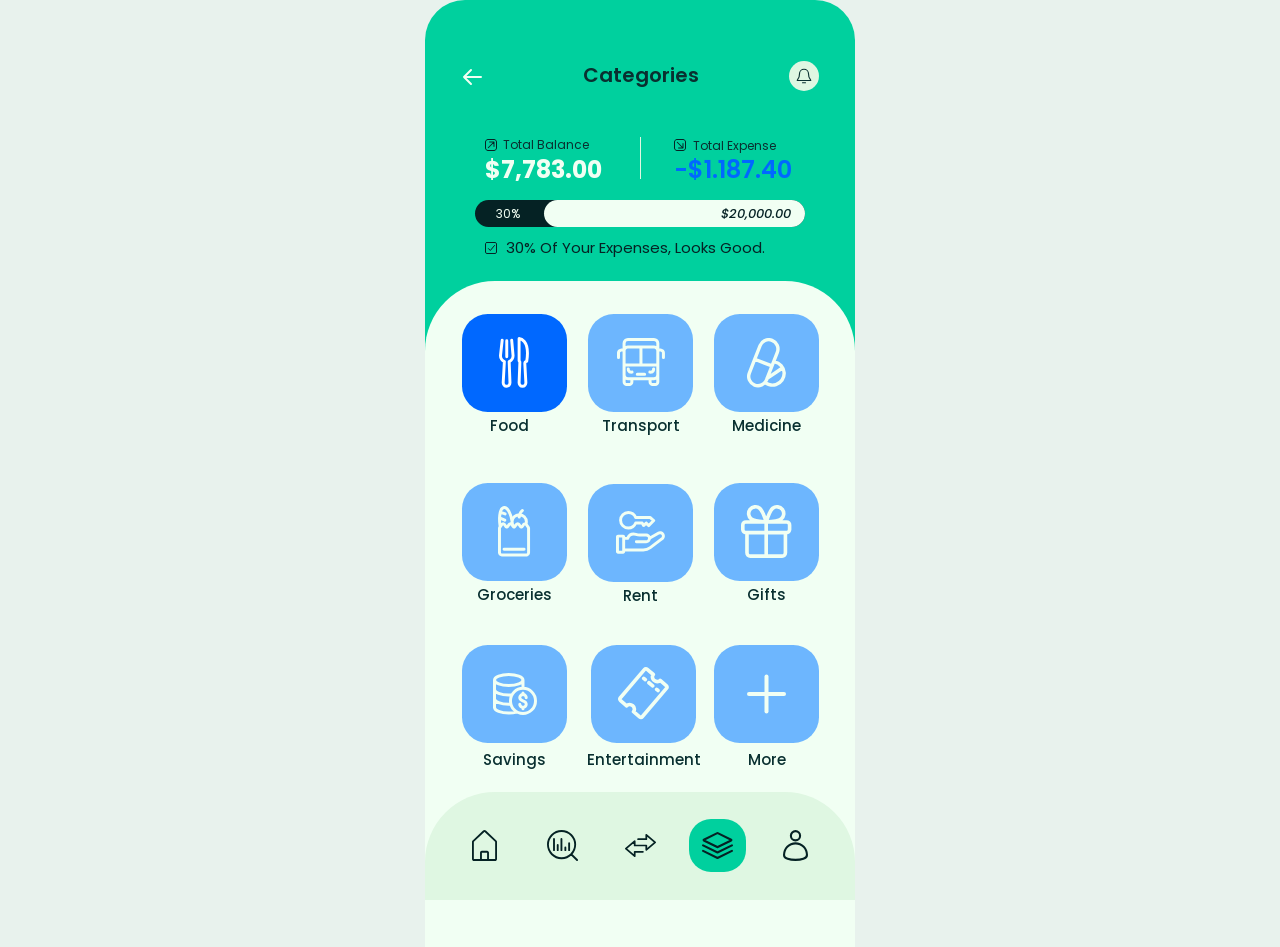
<file: categ.html>
<!doctype html>
<html lang="en">
<head>
  <meta charset="utf-8">
  <meta name="viewport" content="width=device-width, initial-scale=1">
  <meta name="theme-color" content="#00D09E">
  <title>Categories — Finance Dashboard</title>
  <link rel="preconnect" href="https://fonts.googleapis.com">
  <link rel="preconnect" href="https://fonts.gstatic.com" crossorigin>
  <link href="https://fonts.googleapis.com/css2?family=Poppins:ital,wght@0,400;0,500;0,600;0,700;1,500&display=swap" rel="stylesheet">
  <link rel="stylesheet" href="css/shared.css">
  <link rel="stylesheet" href="css/categ.css">
  <script src="JS/shared.js" defer></script>
  <script src="JS/categ.js" defer></script>
</head>
<body>
  <div class="page">
    <header class="page-header cat-header">
      <div class="topbar">
        <a class="back-link" href="index.html" aria-label="Back">
          <svg viewBox="0 0 19 16" width="19" height="16" aria-hidden="true"><path d="M18 8H1m0 0 7-7M1 8l7 7" fill="none" stroke="currentColor" stroke-width="2" stroke-linecap="round" stroke-linejoin="round"/></svg>
        </a>
        <h1>Categories</h1>
        <div class="popover-anchor">
          <button class="notification" type="button" aria-label="Notifications" aria-expanded="false" aria-controls="notification-panel" data-popover-trigger="notification-panel">
            <svg viewBox="0 0 24 24" aria-hidden="true"><path d="M18 9a6 6 0 0 0-12 0c0 7-3 7-3 9h18c0-2-3-2-3-9M10 21h4" fill="none" stroke="currentColor" stroke-width="1.5" stroke-linecap="round" stroke-linejoin="round"/></svg>
          </button>
          <section class="popover notification-panel" id="notification-panel" role="dialog" aria-labelledby="notification-title" hidden>
            <div class="popover-head">
              <h2 id="notification-title">Notifications</h2>
              <button class="popover-close" type="button" data-popover-close aria-label="Close notifications">&times;</button>
            </div>
            <p class="empty-state"><strong>You’re all caught up.</strong> There are no new notifications for this demo account.</p>
          </section>
        </div>
      </div>

      <section class="totals" aria-label="Balance and expenses">
        <div class="total-item">
          <p class="total-label"><img src="public/icons/Group 208.svg" alt="" class="tiny-icon"><span>Total Balance</span></p>
          <strong class="total-value balance-value">$7,783.00</strong>
        </div>
        <span class="totals-divider" aria-hidden="true"></span>
        <div class="total-item">
          <p class="total-label"><img src="public/icons/Group 208.svg" alt="" class="tiny-icon tiny-icon--down"><span>Total Expense</span></p>
          <strong class="total-value expense-value">-$1.187.40</strong>
        </div>
      </section>

      <section class="budget" aria-label="Budget progress">
        <div class="budget-track" role="img" aria-label="30% of the $20,000.00 budget used">
          <span class="budget-fill"></span>
          <span class="budget-percent">30%</span>
          <span class="budget-limit">$20,000.00</span>
        </div>
        <p class="budget-note"><img src="public/icons/check.svg" alt="" class="check-icon">30% Of Your Expenses, Looks Good.</p>
      </section>
    </header>

    <main class="panel cat-panel">
      <h2 class="sr-only">Spending categories</h2>
      <ul class="category-grid" id="category-grid">
        <li><button class="category" type="button" data-category="food" aria-pressed="true"><span class="category-tile"><img src="public/icons/Vector-4.svg" alt="" class="cat-icon cat-icon--food is-recolored"></span><span class="category-label">Food</span></button></li>
        <li><button class="category" type="button" data-category="transport" aria-pressed="false"><span class="category-tile"><img src="public/icons/categories/Vector.svg" alt="" class="cat-icon cat-icon--transport"></span><span class="category-label">Transport</span></button></li>
        <li><button class="category" type="button" data-category="medicine" aria-pressed="false"><span class="category-tile"><img src="public/icons/categories/Vector-1.svg" alt="" class="cat-icon cat-icon--medicine"></span><span class="category-label">Medicine</span></button></li>
        <li><button class="category" type="button" data-category="groceries" aria-pressed="false"><span class="category-tile"><img src="public/icons/Vector-1.svg" alt="" class="cat-icon cat-icon--groceries"></span><span class="category-label">Groceries</span></button></li>
        <li><button class="category" type="button" data-category="rent" aria-pressed="false"><span class="category-tile"><img src="public/icons/Rent.svg" alt="" class="cat-icon cat-icon--rent"></span><span class="category-label">Rent</span></button></li>
        <li><button class="category" type="button" data-category="gifts" aria-pressed="false"><span class="category-tile"><img src="public/icons/categories/Vector-2.svg" alt="" class="cat-icon cat-icon--gifts"></span><span class="category-label">Gifts</span></button></li>
        <li><button class="category" type="button" data-category="savings" aria-pressed="false"><span class="category-tile"><img src="public/icons/categories/Vector-3.svg" alt="" class="cat-icon cat-icon--savings"></span><span class="category-label">Savings</span></button></li>
        <li><button class="category" type="button" data-category="entertainment" aria-pressed="false"><span class="category-tile"><img src="public/icons/categories/Vector-4.svg" alt="" class="cat-icon cat-icon--entertainment"></span><span class="category-label">Entertainment</span></button></li>
        <li class="more-item"><button class="category category--more" type="button" aria-haspopup="dialog" data-add-category><span class="category-tile"><span class="plus-icon" aria-hidden="true"></span></span><span class="category-label">More</span></button></li>
      </ul>
    </main>

    <nav class="bottom-nav" aria-label="Main navigation">
      <a href="index.html" class="nav-item" aria-label="Home"><img src="public/icons/Vector-7.svg" alt="" width="31" height="31"></a>
      <a href="daily.html" class="nav-item" aria-label="Analysis"><img src="public/icons/Vector-8.svg" alt="" width="31" height="31"></a>
      <a href="tranact.html" class="nav-item" aria-label="Transactions"><img src="public/icons/Vector-9.svg" alt="" width="31" height="31"></a>
      <a href="categ.html" class="nav-item nav-item--active" aria-label="Categories" aria-current="page"><img src="public/icons/Vector-10.svg" alt="" width="31" height="31"></a>
      <a href="prof.html" class="nav-item" aria-label="Profile"><img src="public/icons/Vector-11.svg" alt="" width="31" height="31"></a>
    </nav>

    <dialog class="modal" id="category-dialog" aria-labelledby="category-dialog-title">
      <div class="popover-head">
        <h2 id="category-dialog-title">Category</h2>
        <button class="popover-close" type="button" data-dialog-close aria-label="Close category details">&times;</button>
      </div>
      <dl class="detail-grid">
        <div><dt>Spent (Mar – Apr)</dt><dd id="category-total" class="is-negative"></dd></div>
        <div><dt>Transactions</dt><dd id="category-count"></dd></div>
      </dl>
      <ul class="category-tx" id="category-tx"></ul>
      <p class="popover-note">Demo data — not real bank records.</p>
      <div class="popover-actions">
        <a class="btn btn-ghost btn-link" href="tranact.html">All transactions</a>
        <button type="button" class="btn btn-primary" data-dialog-close>Close</button>
      </div>
    </dialog>

    <dialog class="modal" id="add-dialog" aria-labelledby="add-dialog-title">
      <form class="add-form" method="dialog" novalidate>
        <div class="popover-head">
          <h2 id="add-dialog-title">New category</h2>
          <button class="popover-close" type="button" data-dialog-close aria-label="Cancel new category">&times;</button>
        </div>
        <label class="field-label" for="new-category">Name</label>
        <input class="field" id="new-category" type="text" maxlength="16" autocomplete="off" required aria-describedby="add-error">
        <p class="form-error" id="add-error" role="alert"></p>
        <p class="popover-note">Saved in this browser only.</p>
        <div class="popover-actions">
          <button type="button" class="btn btn-ghost" data-dialog-close>Cancel</button>
          <button type="submit" class="btn btn-primary">Add</button>
        </div>
      </form>
    </dialog>

    <div class="toast" role="status" aria-live="polite" hidden></div>
  </div>
</body>
</html>
</file>
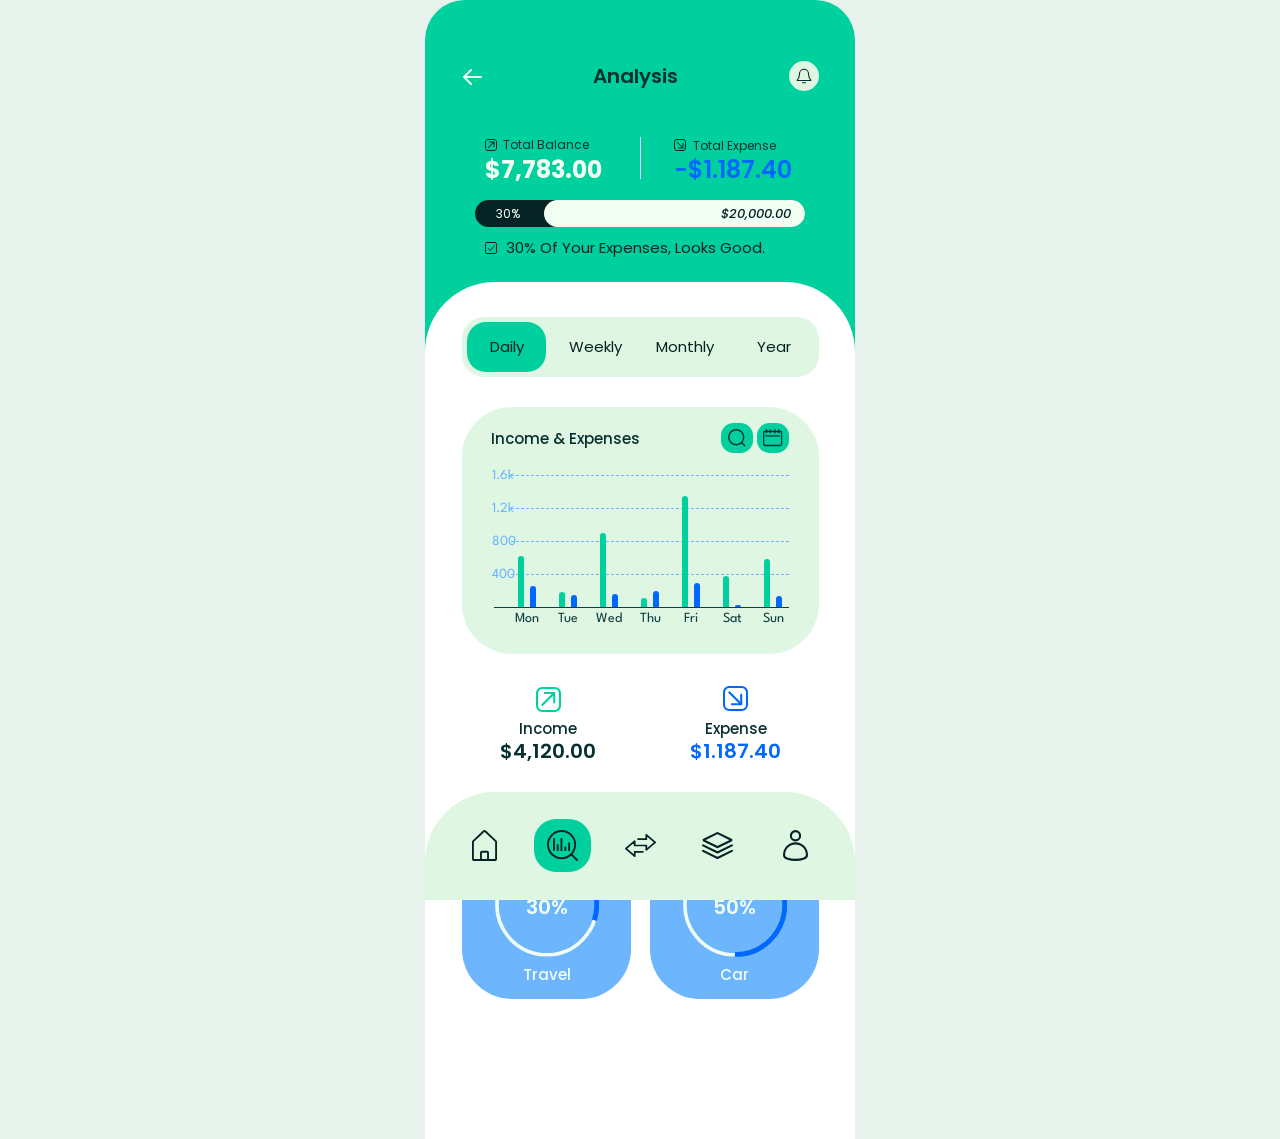
<file: daily.html>
<!doctype html>
<html lang="en">
<head>
  <meta charset="utf-8">
  <meta name="viewport" content="width=device-width, initial-scale=1">
  <meta name="theme-color" content="#00D09E">
  <title>Analysis — Finance Dashboard</title>
  <link rel="preconnect" href="https://fonts.googleapis.com">
  <link rel="preconnect" href="https://fonts.gstatic.com" crossorigin>
  <link href="https://fonts.googleapis.com/css2?family=League+Spartan:wght@400;500;600&family=Poppins:ital,wght@0,400;0,500;0,600;0,700;1,500&display=swap" rel="stylesheet">
  <link rel="stylesheet" href="css/daily.css">
  <script src="JS/daily.js" defer></script>
</head>
<body>
  <div class="analysis">
    <header class="analysis-header">
      <div class="topbar">
        <a class="back-link" href="index.html" aria-label="Back">
          <svg viewBox="0 0 19 16" width="19" height="16" aria-hidden="true"><path d="M18 8H1m0 0 7-7M1 8l7 7" fill="none" stroke="currentColor" stroke-width="2" stroke-linecap="round" stroke-linejoin="round"/></svg>
        </a>
        <h1>Analysis</h1>
        <div class="popover-anchor">
          <button class="notification" type="button" aria-label="Notifications" aria-expanded="false" aria-controls="notification-panel" data-popover-trigger="notification-panel">
            <svg viewBox="0 0 24 24" aria-hidden="true"><path d="M18 9a6 6 0 0 0-12 0c0 7-3 7-3 9h18c0-2-3-2-3-9M10 21h4" fill="none" stroke="currentColor" stroke-width="1.5" stroke-linecap="round" stroke-linejoin="round"/></svg>
          </button>
          <section class="popover notification-panel" id="notification-panel" role="dialog" aria-labelledby="notification-title" hidden>
            <div class="popover-head">
              <h2 id="notification-title">Notifications</h2>
              <button class="popover-close" type="button" data-popover-close aria-label="Close notifications">&times;</button>
            </div>
            <p class="empty-state"><strong>You’re all caught up.</strong> There are no new notifications for this demo account.</p>
          </section>
        </div>
      </div>

      <section class="totals" aria-label="Balance and expenses">
        <div class="total-item">
          <p class="total-label"><img src="public/icons/Group 208.svg" alt="" class="tiny-icon"><span>Total Balance</span></p>
          <strong class="total-value balance-value">$7,783.00</strong>
        </div>
        <span class="totals-divider" aria-hidden="true"></span>
        <div class="total-item">
          <p class="total-label"><img src="public/icons/Group 208.svg" alt="" class="tiny-icon tiny-icon--down"><span>Total Expense</span></p>
          <strong class="total-value expense-value">-$1.187.40</strong>
        </div>
      </section>

      <section class="budget" aria-label="Budget progress">
        <div class="budget-track" role="img" aria-label="30% of the $20,000.00 budget used">
          <span class="budget-fill"></span>
          <span class="budget-percent">30%</span>
          <span class="budget-limit">$20,000.00</span>
        </div>
        <p class="budget-note"><img src="public/icons/check.svg" alt="" class="check-icon">30% Of Your Expenses, Looks Good.</p>
      </section>
    </header>

    <main class="panel">
      <div class="period-switch" role="radiogroup" aria-label="Chart period">
        <button type="button" role="radio" aria-checked="true" data-period="daily" class="active">Daily</button>
        <button type="button" role="radio" aria-checked="false" data-period="weekly">Weekly</button>
        <button type="button" role="radio" aria-checked="false" data-period="monthly">Monthly</button>
        <button type="button" role="radio" aria-checked="false" data-period="year">Year</button>
      </div>

      <section class="chart-card" aria-labelledby="chart-title">
        <h2 class="chart-title" id="chart-title">Income &amp; Expenses</h2>
        <p class="sr-only" id="chart-range" aria-live="polite">Daily, Oct 19 – 25, 2026 (demo data)</p>

        <div class="popover-anchor chart-tools">
          <button class="chart-tool" type="button" aria-label="Search chart data" aria-expanded="false" aria-controls="search-panel" data-popover-trigger="search-panel">
            <img src="public/icons/analysis/Vector.svg" alt="" width="18" height="18">
          </button>
          <button class="chart-tool" type="button" aria-label="Choose period and date" aria-expanded="false" aria-controls="calendar-panel" data-popover-trigger="calendar-panel">
            <img src="public/icons/analysis/Vector-1.svg" alt="" width="20" height="18">
          </button>

          <section class="popover chart-popover" id="search-panel" role="dialog" aria-labelledby="search-title" hidden>
            <div class="popover-head">
              <h3 id="search-title">Search chart</h3>
              <button class="popover-close" type="button" data-popover-close aria-label="Close search">&times;</button>
            </div>
            <label class="field-label" for="chart-search">Day, month or amount</label>
            <input class="field" id="chart-search" type="search" placeholder="e.g. Fri or 620" autocomplete="off">
            <ul class="search-results" id="search-results" aria-live="polite"></ul>
            <p class="popover-note">Demo data · not real bank records</p>
          </section>

          <section class="popover chart-popover" id="calendar-panel" role="dialog" aria-labelledby="calendar-title" hidden>
            <form class="calendar-form" novalidate>
              <div class="popover-head">
                <h3 id="calendar-title">Choose date</h3>
                <button class="popover-close" type="button" data-popover-close aria-label="Close date picker">&times;</button>
              </div>
              <fieldset class="period-options">
                <legend class="field-label">Period</legend>
                <label><input type="radio" name="calendar-period" value="daily"><span>Daily</span></label>
                <label><input type="radio" name="calendar-period" value="weekly"><span>Weekly</span></label>
                <label><input type="radio" name="calendar-period" value="monthly"><span>Monthly</span></label>
                <label><input type="radio" name="calendar-period" value="year"><span>Year</span></label>
              </fieldset>
              <label class="field-label" for="calendar-date">Date</label>
              <input class="field" id="calendar-date" type="date" required aria-describedby="calendar-hint calendar-error">
              <p class="popover-note" id="calendar-hint"></p>
              <p class="form-error" id="calendar-error" role="alert"></p>
              <div class="popover-actions">
                <button type="button" class="btn btn-ghost" data-popover-close>Cancel</button>
                <button type="submit" class="btn btn-primary">Apply</button>
              </div>
            </form>
          </section>
        </div>

        <div class="chart">
          <ol class="y-axis" aria-hidden="true">
            <li>1.6k</li><li>1.2k</li><li>800</li><li>400</li>
          </ol>
          <span class="baseline" aria-hidden="true"></span>
          <ul class="chart-groups" id="chart-groups" aria-label="Income and expenses by period">
            <!-- Rendered from the selected dataset in js/daily.js -->
          </ul>
        </div>
      </section>

      <section class="summary" aria-label="Period totals">
        <div class="summary-item">
          <span class="summary-icon">
            <img src="public/icons/analysis/Rectangle 31.svg" alt="" class="summary-frame">
            <img src="public/icons/analysis/Arrow 1.svg" alt="" class="summary-arrow">
          </span>
          <span class="summary-label">Income</span>
          <strong class="summary-value" id="income-total">$4,120.00</strong>
        </div>
        <div class="summary-item summary-item--expense">
          <span class="summary-icon">
            <span class="summary-frame summary-frame--blue" aria-hidden="true"></span>
            <img src="public/icons/analysis/Arrow 1-1.svg" alt="" class="summary-arrow">
          </span>
          <span class="summary-label">Expense</span>
          <strong class="summary-value" id="expense-total">$1.187.40</strong>
        </div>
      </section>

      <section class="targets" aria-labelledby="targets-title">
        <h2 class="targets-title" id="targets-title">My Targets</h2>
        <div class="target-list">
          <button class="target-card" type="button" data-target="travel" aria-haspopup="dialog">
            <svg class="target-ring" viewBox="0 0 104 104" aria-hidden="true">
              <circle class="ring-track" cx="52" cy="52" r="50.08"/>
              <circle class="ring-progress" cx="52" cy="52" r="50.08" pathLength="100" style="--progress: 30"/>
            </svg>
            <span class="target-percent">30%</span>
            <span class="target-name">Travel</span>
          </button>
          <button class="target-card" type="button" data-target="car" aria-haspopup="dialog">
            <svg class="target-ring" viewBox="0 0 104 104" aria-hidden="true">
              <circle class="ring-track" cx="52" cy="52" r="50.08"/>
              <circle class="ring-progress" cx="52" cy="52" r="50.08" pathLength="100" style="--progress: 50"/>
            </svg>
            <span class="target-percent">50%</span>
            <span class="target-name">Car</span>
          </button>
        </div>
      </section>
    </main>

    <nav class="bottom-nav" aria-label="Main navigation">
      <a href="index.html" class="nav-item" aria-label="Home"><img src="public/icons/Vector-7.svg" alt="" width="31" height="31"></a>
      <a href="daily.html" class="nav-item nav-item--active" aria-label="Analysis" aria-current="page"><img src="public/icons/Vector-8.svg" alt="" width="31" height="31"></a>
      <a href="tranact.html" class="nav-item" aria-label="Transactions"><img src="public/icons/Vector-9.svg" alt="" width="31" height="31"></a>
      <a href="categ.html" class="nav-item" aria-label="Categories"><img src="public/icons/Vector-10.svg" alt="" width="31" height="31"></a>
      <a href="prof.html" class="nav-item" aria-label="Profile"><img src="public/icons/Vector-11.svg" alt="" width="31" height="31"></a>
    </nav>

    <dialog class="target-dialog" id="target-dialog" aria-labelledby="target-dialog-title">
      <div class="popover-head">
        <h2 id="target-dialog-title">Target</h2>
        <button class="popover-close" type="button" data-dialog-close aria-label="Close target details">&times;</button>
      </div>
      <div class="dialog-progress" role="progressbar" aria-valuemin="0" aria-valuemax="100" aria-valuenow="0" aria-labelledby="target-dialog-title"><span></span></div>
      <dl class="dialog-stats">
        <div><dt>Progress</dt><dd id="target-progress">0%</dd></div>
        <div><dt>Saved</dt><dd id="target-saved">$0.00</dd></div>
        <div><dt>Goal</dt><dd id="target-goal">$0.00</dd></div>
        <div><dt>Remaining</dt><dd id="target-remaining">$0.00</dd></div>
      </dl>
      <p class="popover-note" id="target-note"></p>
      <div class="popover-actions">
        <button type="button" class="btn btn-primary" data-dialog-close>Close</button>
      </div>
    </dialog>

    <div class="toast" role="status" aria-live="polite" hidden></div>
  </div>
</body>
</html>
</file>
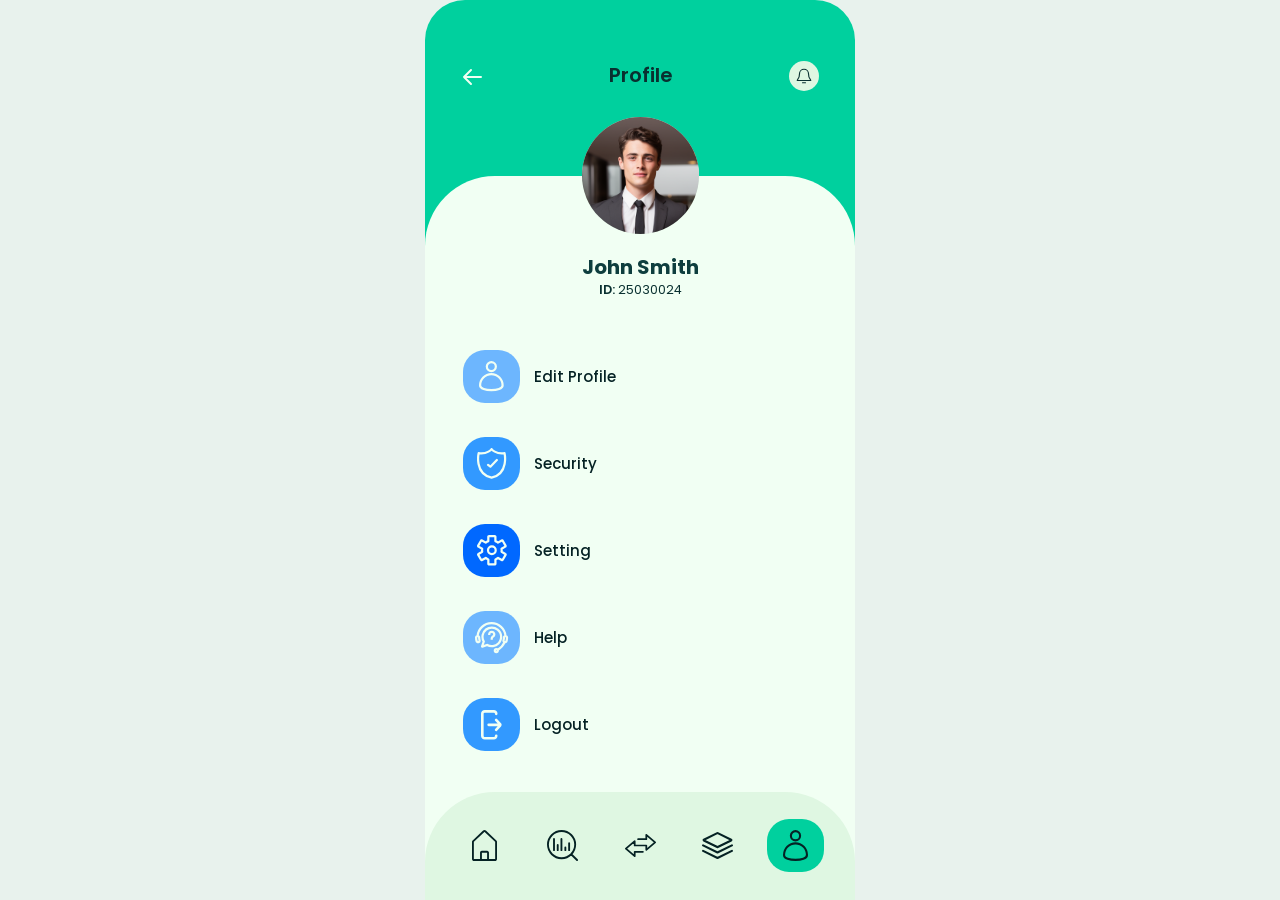
<file: prof.html>
<!doctype html>
<html lang="en">
<head>
  <meta charset="utf-8">
  <meta name="viewport" content="width=device-width, initial-scale=1">
  <meta name="theme-color" content="#00D09E">
  <title>Profile — Finance Dashboard</title>
  <link rel="preconnect" href="https://fonts.googleapis.com">
  <link rel="preconnect" href="https://fonts.gstatic.com" crossorigin>
  <link href="https://fonts.googleapis.com/css2?family=Poppins:wght@400;500;600;700&display=swap" rel="stylesheet">
  <link rel="stylesheet" href="css/shared.css">
  <link rel="stylesheet" href="css/prof.css">
  <script src="JS/shared.js" defer></script>
  <script src="JS/prof.js" defer></script>
</head>
<body>
  <div class="page">
    <header class="page-header prof-header">
      <div class="topbar">
        <a class="back-link" href="index.html" aria-label="Back">
          <svg viewBox="0 0 19 16" width="19" height="16" aria-hidden="true"><path d="M18 8H1m0 0 7-7M1 8l7 7" fill="none" stroke="currentColor" stroke-width="2" stroke-linecap="round" stroke-linejoin="round"/></svg>
        </a>
        <h1>Profile</h1>
        <div class="popover-anchor">
          <button class="notification" type="button" aria-label="Notifications" aria-expanded="false" aria-controls="notification-panel" data-popover-trigger="notification-panel">
            <svg viewBox="0 0 24 24" aria-hidden="true"><path d="M18 9a6 6 0 0 0-12 0c0 7-3 7-3 9h18c0-2-3-2-3-9M10 21h4" fill="none" stroke="currentColor" stroke-width="1.5" stroke-linecap="round" stroke-linejoin="round"/></svg>
          </button>
          <section class="popover notification-panel" id="notification-panel" role="dialog" aria-labelledby="notification-title" hidden>
            <div class="popover-head">
              <h2 id="notification-title">Notifications</h2>
              <button class="popover-close" type="button" data-popover-close aria-label="Close notifications">&times;</button>
            </div>
            <p class="empty-state" id="notification-text"><strong>You’re all caught up.</strong> There are no new notifications for this demo account.</p>
          </section>
        </div>
      </div>
    </header>

    <main class="panel prof-panel">
      <div class="avatar">
        <img src="public/images/profile/avatar.jpg" alt="Profile photo" width="117" height="117">
      </div>
      <h2 class="profile-name" id="profile-name">John Smith</h2>
      <p class="profile-id"><b>ID:</b> 25030024</p>

      <ul class="profile-menu" aria-label="Profile options">
        <li><button class="menu-item" type="button" data-dialog="edit-dialog"><span class="menu-icon menu-icon--light"><img src="public/images/profile/icons/user.svg" alt="" width="25" height="31"></span><span class="menu-label">Edit Profile</span></button></li>
        <li><button class="menu-item" type="button" data-dialog="security-dialog"><span class="menu-icon menu-icon--medium"><img src="public/images/profile/icons/shield.svg" alt="" width="30" height="31"></span><span class="menu-label">Security</span></button></li>
        <li><button class="menu-item" type="button" data-dialog="settings-dialog"><span class="menu-icon menu-icon--deep"><img src="public/images/profile/icons/settings.svg" alt="" width="30" height="31"></span><span class="menu-label">Setting</span></button></li>
        <li><button class="menu-item" type="button" data-dialog="help-dialog"><span class="menu-icon menu-icon--light"><img src="public/images/profile/icons/help.svg" alt="" width="34" height="32"></span><span class="menu-label">Help</span></button></li>
        <li><button class="menu-item" type="button" data-dialog="logout-dialog"><span class="menu-icon menu-icon--medium"><img src="public/images/profile/icons/logout.svg" alt="" width="21" height="30"></span><span class="menu-label">Logout</span></button></li>
      </ul>
    </main>

    <nav class="bottom-nav" aria-label="Main navigation">
      <a href="index.html" class="nav-item" aria-label="Home"><img src="public/icons/Vector-7.svg" alt="" width="31" height="31"></a>
      <a href="daily.html" class="nav-item" aria-label="Analysis"><img src="public/icons/Vector-8.svg" alt="" width="31" height="31"></a>
      <a href="tranact.html" class="nav-item" aria-label="Transactions"><img src="public/icons/Vector-9.svg" alt="" width="31" height="31"></a>
      <a href="categ.html" class="nav-item" aria-label="Categories"><img src="public/icons/Vector-10.svg" alt="" width="31" height="31"></a>
      <a href="prof.html" class="nav-item nav-item--active" aria-label="Profile" aria-current="page"><img src="public/icons/Vector-11.svg" alt="" width="31" height="31"></a>
    </nav>

    <!-- Edit Profile -->
    <dialog class="modal" id="edit-dialog" aria-labelledby="edit-title">
      <form class="edit-form" novalidate>
        <div class="popover-head">
          <h2 id="edit-title">Edit Profile</h2>
          <button class="popover-close" type="button" data-dialog-close aria-label="Close edit profile">&times;</button>
        </div>
        <label class="field-label" for="edit-name">Display name</label>
        <input class="field" id="edit-name" type="text" maxlength="24" autocomplete="off" required aria-describedby="edit-error">
        <p class="form-error" id="edit-error" role="alert"></p>
        <p class="popover-note">Saved in this browser only.</p>
        <div class="popover-actions">
          <button type="button" class="btn btn-ghost" data-dialog-close>Cancel</button>
          <button type="submit" class="btn btn-primary">Save</button>
        </div>
      </form>
    </dialog>

    <!-- Security -->
    <dialog class="modal" id="security-dialog" aria-labelledby="security-title">
      <div class="popover-head">
        <h2 id="security-title">Security</h2>
        <button class="popover-close" type="button" data-dialog-close aria-label="Close security">&times;</button>
      </div>
      <p class="empty-state"><strong>No security settings in this demo.</strong> This dashboard isn’t connected to a bank account, so there is no password, PIN or login to manage here.</p>
      <div class="popover-actions">
        <button type="button" class="btn btn-primary" data-dialog-close>OK</button>
      </div>
    </dialog>

    <!-- Setting -->
    <dialog class="modal" id="settings-dialog" aria-labelledby="settings-title">
      <form class="settings-form" novalidate>
        <div class="popover-head">
          <h2 id="settings-title">Setting</h2>
          <button class="popover-close" type="button" data-dialog-close aria-label="Close settings">&times;</button>
        </div>
        <label class="toggle">
          <input type="checkbox" id="setting-notifications">
          <span class="toggle-text">Notifications<small>Show demo reminders under the bell</small></span>
          <span class="toggle-switch" aria-hidden="true"></span>
        </label>
        <p class="popover-note">Saved in this browser only.</p>
        <div class="popover-actions">
          <button type="button" class="btn btn-ghost" data-dialog-close>Cancel</button>
          <button type="submit" class="btn btn-primary">Save</button>
        </div>
      </form>
    </dialog>

    <!-- Help -->
    <dialog class="modal" id="help-dialog" aria-labelledby="help-title">
      <div class="popover-head">
        <h2 id="help-title">Help</h2>
        <button class="popover-close" type="button" data-dialog-close aria-label="Close help">&times;</button>
      </div>
      <ul class="help-list">
        <li><b>Analysis</b> — switch Daily / Weekly / Monthly / Year to change the chart.</li>
        <li><b>Transactions</b> — tap Income or Expense to filter, or use the calendar.</li>
        <li><b>Categories</b> — tap a category to see its spending; “More” adds your own.</li>
        <li>All figures are demo data, not real bank records.</li>
      </ul>
      <div class="popover-actions">
        <button type="button" class="btn btn-primary" data-dialog-close>Got it</button>
      </div>
    </dialog>

    <!-- Logout -->
    <dialog class="modal" id="logout-dialog" aria-labelledby="logout-title">
      <div class="popover-head">
        <h2 id="logout-title">Logout</h2>
        <button class="popover-close" type="button" data-dialog-close aria-label="Cancel logout">&times;</button>
      </div>
      <p class="empty-state">End the demo session? Your saved name, settings and custom categories will be cleared from this browser and you’ll return to Home.</p>
      <div class="popover-actions">
        <button type="button" class="btn btn-ghost" data-dialog-close>Cancel</button>
        <button type="button" class="btn btn-primary" id="logout-confirm">Logout</button>
      </div>
    </dialog>

    <div class="toast" role="status" aria-live="polite" hidden></div>
  </div>
</body>
</html>
</file>
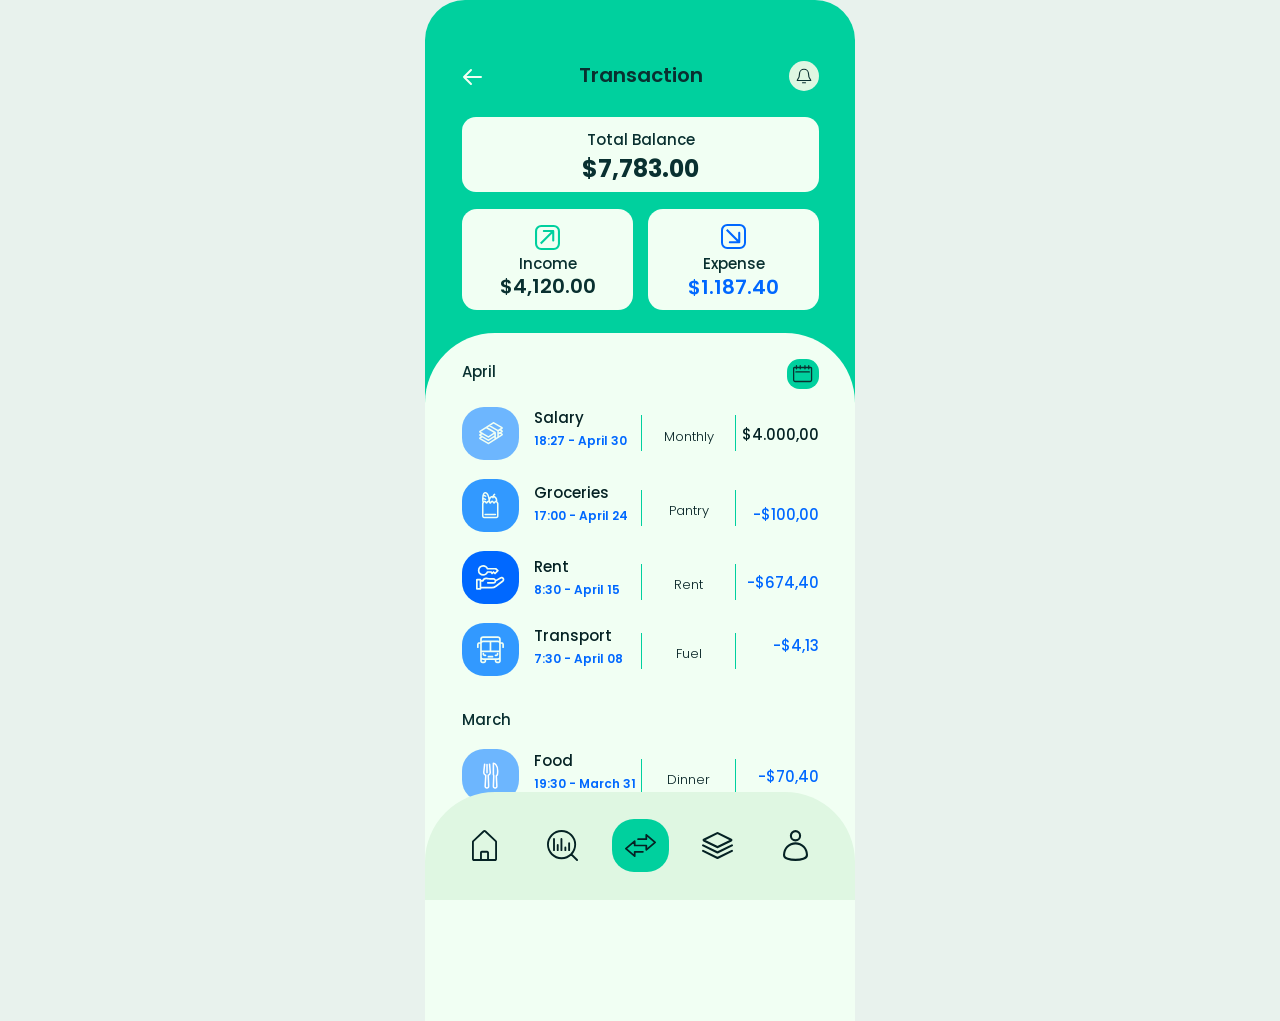
<file: tranact.html>
<!doctype html>
<html lang="en">
<head>
  <meta charset="utf-8">
  <meta name="viewport" content="width=device-width, initial-scale=1">
  <meta name="theme-color" content="#00D09E">
  <title>Transactions — Finance Dashboard</title>
  <link rel="preconnect" href="https://fonts.googleapis.com">
  <link rel="preconnect" href="https://fonts.gstatic.com" crossorigin>
  <link href="https://fonts.googleapis.com/css2?family=Poppins:wght@300;400;500;600;700&display=swap" rel="stylesheet">
  <link rel="stylesheet" href="css/shared.css">
  <link rel="stylesheet" href="css/tranact.css">
  <script src="JS/shared.js" defer></script>
  <script src="JS/tranact.js" defer></script>
</head>
<body>
  <div class="page">
    <header class="page-header tx-header">
      <div class="topbar">
        <a class="back-link" href="index.html" aria-label="Back">
          <svg viewBox="0 0 19 16" width="19" height="16" aria-hidden="true"><path d="M18 8H1m0 0 7-7M1 8l7 7" fill="none" stroke="currentColor" stroke-width="2" stroke-linecap="round" stroke-linejoin="round"/></svg>
        </a>
        <h1>Transaction</h1>
        <div class="popover-anchor">
          <button class="notification" type="button" aria-label="Notifications" aria-expanded="false" aria-controls="notification-panel" data-popover-trigger="notification-panel">
            <svg viewBox="0 0 24 24" aria-hidden="true"><path d="M18 9a6 6 0 0 0-12 0c0 7-3 7-3 9h18c0-2-3-2-3-9M10 21h4" fill="none" stroke="currentColor" stroke-width="1.5" stroke-linecap="round" stroke-linejoin="round"/></svg>
          </button>
          <section class="popover notification-panel" id="notification-panel" role="dialog" aria-labelledby="notification-title" hidden>
            <div class="popover-head">
              <h2 id="notification-title">Notifications</h2>
              <button class="popover-close" type="button" data-popover-close aria-label="Close notifications">&times;</button>
            </div>
            <p class="empty-state"><strong>You’re all caught up.</strong> There are no new notifications for this demo account.</p>
          </section>
        </div>
      </div>

      <section class="balance-card" aria-label="Total balance">
        <p class="balance-label">Total Balance</p>
        <strong class="balance-value">$7,783.00</strong>
      </section>

      <div class="flow-cards" role="group" aria-label="Filter transactions by type">
        <button class="flow-card" type="button" data-type="income" aria-pressed="false">
          <span class="flow-icon">
            <img src="public/icons/analysis/Rectangle 31.svg" alt="" class="flow-frame">
            <img src="public/icons/analysis/Arrow 1.svg" alt="" class="flow-arrow">
          </span>
          <span class="flow-label">Income</span>
          <strong class="flow-value">$4,120.00</strong>
        </button>
        <button class="flow-card flow-card--expense" type="button" data-type="expense" aria-pressed="false">
          <span class="flow-icon">
            <span class="flow-frame flow-frame--blue" aria-hidden="true"></span>
            <img src="public/icons/analysis/Arrow 1-1.svg" alt="" class="flow-arrow">
          </span>
          <span class="flow-label">Expense</span>
          <strong class="flow-value">$1.187.40</strong>
        </button>
      </div>
    </header>

    <main class="panel tx-panel">
      <div class="tx-toolbar popover-anchor">
        <button class="icon-button calendar-button" type="button" aria-label="Filter by month or date" aria-expanded="false" aria-controls="calendar-panel" data-popover-trigger="calendar-panel">
          <img src="public/icons/analysis/Vector-1.svg" alt="" width="20" height="18">
        </button>
        <section class="popover calendar-popover" id="calendar-panel" role="dialog" aria-labelledby="calendar-title" hidden>
          <form class="calendar-form" novalidate>
            <div class="popover-head">
              <h3 id="calendar-title">Filter transactions</h3>
              <button class="popover-close" type="button" data-popover-close aria-label="Close filter">&times;</button>
            </div>
            <fieldset class="chip-options">
              <legend class="field-label">Month</legend>
              <label><input type="radio" name="filter-month" value="all"><span>All</span></label>
              <label><input type="radio" name="filter-month" value="2026-04"><span>April</span></label>
              <label><input type="radio" name="filter-month" value="2026-03"><span>March</span></label>
            </fieldset>
            <label class="field-label" for="filter-date">Exact date (optional)</label>
            <input class="field" id="filter-date" type="date" min="2026-03-01" max="2026-04-30" aria-describedby="filter-error">
            <p class="form-error" id="filter-error" role="alert"></p>
            <p class="popover-note">Demo data · March – April 2026</p>
            <div class="popover-actions">
              <button type="button" class="btn btn-ghost btn-ghost--left" data-filter-reset>Reset</button>
              <button type="button" class="btn btn-ghost" data-popover-close>Cancel</button>
              <button type="submit" class="btn btn-primary">Apply</button>
            </div>
          </form>
        </section>
      </div>

      <div class="tx-groups" id="tx-groups" aria-live="polite">
        <!-- Rendered from FinanceDemo.TRANSACTIONS in js/tranact.js -->
      </div>
    </main>

    <nav class="bottom-nav" aria-label="Main navigation">
      <a href="index.html" class="nav-item" aria-label="Home"><img src="public/icons/Vector-7.svg" alt="" width="31" height="31"></a>
      <a href="daily.html" class="nav-item" aria-label="Analysis"><img src="public/icons/Vector-8.svg" alt="" width="31" height="31"></a>
      <a href="tranact.html" class="nav-item nav-item--active" aria-label="Transactions" aria-current="page"><img src="public/icons/Vector-9.svg" alt="" width="31" height="31"></a>
      <a href="categ.html" class="nav-item" aria-label="Categories"><img src="public/icons/Vector-10.svg" alt="" width="31" height="31"></a>
      <a href="prof.html" class="nav-item" aria-label="Profile"><img src="public/icons/Vector-11.svg" alt="" width="31" height="31"></a>
    </nav>

    <dialog class="modal" id="tx-dialog" aria-labelledby="tx-dialog-title">
      <div class="popover-head">
        <h2 id="tx-dialog-title">Transaction</h2>
        <button class="popover-close" type="button" data-dialog-close aria-label="Close transaction details">&times;</button>
      </div>
      <dl class="detail-grid">
        <div><dt>Amount</dt><dd id="tx-amount"></dd></div>
        <div><dt>Type</dt><dd id="tx-type"></dd></div>
        <div><dt>Category</dt><dd id="tx-category"></dd></div>
        <div><dt>Date</dt><dd id="tx-date"></dd></div>
      </dl>
      <p class="popover-note">Demo transaction — not a real bank record.</p>
      <div class="popover-actions">
        <button type="button" class="btn btn-primary" data-dialog-close>Close</button>
      </div>
    </dialog>

    <div class="toast" role="status" aria-live="polite" hidden></div>
  </div>
</body>
</html>
</file>
<file: css/shared.css>
/* shared.css — base, header, bottom navigation, popovers and dialogs shared by tranact.html and categ.html */
:root {
  --main-green: #00D09E;
  --panel-green: #F1FFF3;
  --light-green: #DFF7E2;
  --white: #FFFFFF;
  --ink: #052224;
  --icon-ink: #093030;
  --blue: #0068FF;
  --medium-blue: #3299FF;
  --light-blue: #6DB6FE;
  --frame-width: 430px;
  --content-width: 357px;
  --ease-out: cubic-bezier(.22, .8, .3, 1);
}

* { box-sizing: border-box; }
html { background: #e8f2ed; }
body {
  margin: 0;
  color: var(--ink);
  font-family: "Poppins", sans-serif;
  -webkit-font-smoothing: antialiased;
}
button, a { -webkit-tap-highlight-color: transparent; }
button, input { font: inherit; color: inherit; }
h1, h2, h3, p { margin: 0; }

.sr-only {
  position: absolute;
  width: 1px;
  height: 1px;
  margin: -1px;
  padding: 0;
  overflow: hidden;
  clip: rect(0 0 0 0);
  white-space: nowrap;
  border: 0;
}

.page {
  position: relative;
  max-width: var(--frame-width);
  min-height: 100vh;
  margin: 0 auto;
  background: var(--main-green);
  overflow-x: clip;
}
@media (min-width: 431px) {
  .page { border-radius: 40px 40px 0 0; }
}

/* Light panel below the green header (radius matches the other pages) */
.panel {
  position: relative;
  z-index: 1;
  /* Figma content column is x 37–394 (centring 357px in 430px would give 36.5) */
  padding-left: max(16px, calc((100% - var(--content-width)) / 2 + .5px));
  padding-right: max(16px, calc((100% - var(--content-width)) / 2 - .5px));
  padding-bottom: 140px;
  background: var(--panel-green);
  border-radius: 70px 70px 0 0;
}

/* ---------- Top bar: back · title · notifications ---------- */
.page-header { position: relative; z-index: 2; padding-top: 61px; }
.topbar {
  display: grid;
  grid-template-columns: 19px 1fr 30px;
  column-gap: 26px;
  align-items: center;
  height: 30px;
  margin: 0 36px 0 38px;
}
.back-link {
  position: relative;
  display: grid;
  place-items: center;
  width: 19px;
  height: 16px;
  color: var(--panel-green);
  border-radius: 6px;
  top: 1px; /* Figma: arrow at y 69 */
}
.back-link::after { content: ""; position: absolute; inset: -14px; }
.back-link svg { display: block; overflow: visible; }
.topbar h1 {
  color: var(--icon-ink);
  font-size: 20px;
  font-weight: 600;
  line-height: 22px;
  text-align: center;
  text-transform: capitalize;
}
.notification {
  width: 30px;
  height: 30px;
  padding: 0;
  border: 0;
  display: grid;
  place-items: center;
  border-radius: 25.7px;
  background: var(--light-green);
  color: var(--icon-ink);
  cursor: pointer;
}
.notification svg { width: 18px; height: 18px; } /* same glyph size as Home */

/* ---------- Bottom navigation (same geometry as the Home page) ---------- */
.bottom-nav {
  position: fixed;
  z-index: 20;
  left: 50%;
  bottom: 0;
  width: min(var(--frame-width), 100%);
  height: 108px;
  padding: 18px 44px 19px;
  transform: translateX(-50%);
  display: flex;
  align-items: center;
  justify-content: space-between;
  background: var(--light-green);
  border-radius: 70px 70px 0 0;
}
.nav-item {
  position: relative;
  isolation: isolate;
  display: grid;
  place-items: center;
  width: 31px;
  height: 44px;
  border-radius: 22px;
}
.nav-item::after { content: ""; position: absolute; inset: 0 -12px; }
.nav-item img { display: block; width: 31px; height: 31px; object-fit: contain; }
.nav-item--active::before {
  content: "";
  position: absolute;
  z-index: -1;
  top: calc(50% - 26.5px);
  left: calc(50% - 28.5px);
  width: 57px;
  height: 53px;
  border-radius: 22px;
  background: var(--main-green);
}

/* ---------- Popovers ---------- */
.popover-anchor { position: relative; }
.popover {
  position: absolute;
  z-index: 30;
  width: 264px;
  padding: 16px 18px 18px;
  border-radius: 22px;
  background: var(--white);
  color: var(--ink);
  text-align: left;
  box-shadow: 0 14px 36px rgba(5, 34, 36, .18), 0 0 0 1px rgba(5, 34, 36, .05);
  transform-origin: top right;
  animation: popover-in .2s var(--ease-out);
}
.popover[hidden] { display: none; }
.notification-panel { top: 40px; right: -6px; }
@keyframes popover-in { from { opacity: 0; transform: translateY(-4px) scale(.97); } }

.popover-head {
  display: flex;
  align-items: center;
  justify-content: space-between;
  gap: 12px;
  margin-bottom: 10px;
}
.popover-head h2, .popover-head h3 { font-size: 15px; font-weight: 600; line-height: 22px; color: var(--icon-ink); }
.popover-close {
  width: 30px;
  height: 30px;
  flex: 0 0 30px;
  padding: 0;
  border: 0;
  border-radius: 50%;
  background: var(--light-green);
  color: var(--icon-ink);
  font-size: 20px;
  line-height: 1;
  cursor: pointer;
}
.empty-state { font-size: 13px; line-height: 20px; color: var(--icon-ink); }
.empty-state strong { display: block; font-weight: 600; }
.field-label { display: block; margin: 0 0 6px; padding: 0; font-size: 12px; font-weight: 500; line-height: 18px; color: var(--icon-ink); }
.field {
  width: 100%;
  height: 40px;
  padding: 0 14px;
  border: 1px solid transparent;
  border-radius: 14px;
  background: var(--light-green);
  font-size: 14px;
}
.field:focus { outline: none; border-color: var(--blue); }
.popover-note { margin-top: 10px; font-size: 11px; line-height: 16px; color: #3d5c5c; }
.form-error { font-size: 12px; line-height: 18px; color: #c2002f; }
.form-error:not(:empty) { margin-top: 6px; }

.chip-options { display: flex; flex-wrap: wrap; gap: 4px; margin: 0 0 12px; padding: 0; border: 0; }
.chip-options legend { width: 100%; }
.chip-options label { cursor: pointer; }
.chip-options input { position: absolute; opacity: 0; pointer-events: none; }
.chip-options span {
  display: block;
  padding: 6px 10px;
  border-radius: 12px;
  background: var(--light-green);
  font-size: 12px;
  line-height: 18px;
}
.chip-options input:checked + span { background: var(--main-green); font-weight: 500; }
.chip-options input:focus-visible + span { outline: 2px solid var(--blue); outline-offset: 2px; }

.popover-actions { display: flex; justify-content: flex-end; gap: 8px; margin-top: 14px; }
.btn {
  height: 36px;
  padding: 0 16px;
  border: 0;
  border-radius: 14px;
  font-size: 13px;
  font-weight: 500;
  cursor: pointer;
}
.btn-primary { background: var(--main-green); color: var(--ink); }
.btn-ghost { background: var(--light-green); color: var(--icon-ink); }
.btn-ghost--left { margin-right: auto; }

/* ---------- Modal dialog ---------- */
.modal {
  width: min(340px, calc(100% - 32px));
  padding: 18px 20px 20px;
  border: 0;
  border-radius: 28px;
  color: var(--ink);
  box-shadow: 0 20px 50px rgba(5, 34, 36, .25);
}
.modal::backdrop { background: rgba(5, 34, 36, .35); }
.modal[open] { animation: popover-in .22s var(--ease-out); }
.detail-grid { display: grid; grid-template-columns: 1fr 1fr; gap: 10px; margin: 4px 0 0; }
.detail-grid div { padding: 10px 12px; border-radius: 16px; background: var(--light-green); }
.detail-grid dt { font-size: 11px; line-height: 16px; color: #3d5c5c; }
.detail-grid dd { margin: 0; font-size: 15px; font-weight: 600; line-height: 22px; color: var(--icon-ink); }
.detail-grid .is-negative { color: var(--blue); }

/* ---------- Toast ---------- */
.toast {
  position: fixed;
  z-index: 25;
  left: 50%;
  bottom: 118px;
  width: min(382px, calc(100% - 32px));
  padding: 12px 16px;
  border-radius: 16px;
  background: var(--ink);
  color: var(--panel-green);
  font-size: 12px;
  line-height: 1.45;
  box-shadow: 0 8px 22px rgba(5, 34, 36, .18);
  opacity: 0;
  transform: translate(-50%, 8px);
  pointer-events: none;
  transition: opacity .2s ease, transform .2s ease;
}
.toast[hidden] { display: none; }
.toast.is-visible { opacity: 1; transform: translate(-50%, 0); }

/* ---------- Interaction states ---------- */
.notification, .popover-close, .btn, .nav-item, .back-link, .icon-button {
  transition: transform .15s ease, filter .15s ease, background-color .2s ease;
}
.notification:hover, .popover-close:hover, .btn:hover, .nav-item:hover, .icon-button:hover { filter: brightness(.95); }
.back-link:hover { transform: translateX(-2px); }
.notification:active, .popover-close:active, .btn:active, .nav-item:active, .back-link:active, .icon-button:active { transform: scale(.95); }
.notification[aria-expanded="true"], .icon-button[aria-expanded="true"] { box-shadow: inset 0 0 0 1.5px var(--icon-ink); }
:focus-visible { outline: 2px solid var(--blue); outline-offset: 3px; }
.back-link:focus-visible { outline-color: var(--panel-green); }

/* Small square button used for the calendar control */
.icon-button {
  width: 32.26px;
  height: 30px;
  padding: 0;
  border: 0;
  display: grid;
  place-items: center;
  border-radius: 12.45px;
  background: var(--main-green);
  cursor: pointer;
}
.icon-button img { display: block; }

@media (max-width: 400px) {
  .topbar { margin-inline: 20px; column-gap: 16px; }
}
@media (max-width: 380px) {
  .bottom-nav { padding-left: 32px; padding-right: 32px; }
}
@media (prefers-reduced-motion: reduce) {
  .popover, .modal[open] { animation: none; }
  .toast, .notification, .popover-close, .btn, .nav-item, .back-link, .icon-button { transition: none; }
}
</file>
<file: css/categ.css>
/* categ.css — styles for categ.html (Categories) only; shared parts live in shared.css */

/* ---------- Green header (Figma 0–281px): same summary block as the Analysis page ---------- */
.cat-header { height: 281px; }
/* Figma frame 25: title centred on the page (x 215.5), top 64 */
.cat-header .topbar h1 { position: relative; top: -1px; margin-left: 10px; }
.totals {
  width: 310px;
  margin: 45px auto 0;
  display: grid;
  grid-template-columns: 155px 1px 1fr;
}
.total-item:last-child { padding-left: 33px; }
.total-label {
  display: flex;
  align-items: center;
  gap: 6px;
  height: 18px;
  color: var(--icon-ink);
  font-size: 12px;
  line-height: 18px;
  white-space: nowrap;
  text-transform: capitalize;
}
.tiny-icon { width: 12px; height: 12px; flex: 0 0 12px; }
.tiny-icon--down { transform: rotate(90deg); }
.total-item:last-child .total-label { gap: 7px; }
.total-item:last-child .total-label span { position: relative; top: 1px; } /* Figma: label at y 137 */
.total-value {
  display: block;
  margin-top: -2px;
  font-size: 24px;
  line-height: 36px;
  white-space: nowrap;
}
.balance-value { color: var(--panel-green); font-weight: 700; }
.expense-value { color: var(--blue); font-weight: 600; }
.totals-divider { width: 1px; height: 42px; margin-top: 1px; background: var(--light-green); }

.budget { width: 330px; margin: 12px auto 0; }
.budget-track { position: relative; height: 27px; border-radius: 13.5px; background: var(--ink); }
.budget-fill { position: absolute; inset: 0 0 0 69px; border-radius: 13.5px; background: var(--panel-green); }
.budget-percent, .budget-limit { position: absolute; top: 0; height: 27px; display: flex; align-items: center; }
.budget-percent { left: 21px; color: var(--panel-green); font-size: 12px; line-height: 18px; }
.budget-limit { right: 14px; font-size: 13px; font-weight: 500; font-style: italic; line-height: 20px; }
.budget-note {
  margin: 10px 0 0 10px;
  display: flex;
  align-items: center;
  gap: 9px;
  font-size: 15px;
  line-height: 22px;
  white-space: nowrap;
  text-transform: capitalize;
}
.check-icon { width: 12px; height: 12px; flex: 0 0 12px; margin-left: -0.5px; } /* check.svg is 12px incl. stroke, as on Home */

/* ---------- Category grid (tiles 105 × 97.63, columns at 37 / 163 / 289) ---------- */
.cat-panel { min-height: calc(100vh - 281px); padding-top: 33px; }
.category-grid {
  margin: 0;
  padding: 0;
  list-style: none;
  display: grid;
  grid-template-columns: repeat(3, minmax(0, 105px));
  justify-content: space-between;
  grid-template-rows: 169px;
  grid-auto-rows: 162px;
}
.category {
  width: 100%;
  padding: 0;
  border: 0;
  display: flex;
  flex-direction: column;
  align-items: center;
  background: none;
  color: var(--icon-ink);
  cursor: pointer;
}
.category-tile {
  width: 100%;
  height: 97.63px;
  display: grid;
  place-items: center;
  border-radius: 25.79px;
  background: var(--light-blue);
  transition: background-color .2s ease, transform .15s ease, filter .15s ease;
}
.category[aria-pressed="true"] .category-tile { background: var(--blue); }
.category:hover .category-tile { filter: brightness(.96); }
.category:active .category-tile { transform: scale(.96); }
.category:focus-visible { outline: none; }
.category:focus-visible .category-tile { outline: 2px solid var(--ink); outline-offset: 3px; }
.category-label {
  margin-top: 2.37px;
  font-size: 15px;
  font-weight: 500;
  line-height: 23px;
  white-space: nowrap;
  text-transform: capitalize;
}

/* Figma offsets: Rent tile 1px lower, Entertainment 3px right, third-row labels 3px lower */
.category[data-category="rent"] { position: relative; top: 1px; }
.category[data-category="entertainment"] { position: relative; left: 3px; }
.category[data-category="food"] .category-label { position: relative; left: -5.5px; }
.category[data-category="transport"] .category-label { position: relative; left: .5px; }
.category[data-category="savings"] .category-label,
.category[data-category="entertainment"] .category-label,
.category--more .category-label { margin-top: 5.37px; }

/* Icon boxes from the Figma layer percentages */
.cat-icon { display: block; object-fit: contain; }
.cat-icon--food { width: 31px; height: 54px; }
.cat-icon--transport { width: 48px; height: 49px; }
.cat-icon--medicine { width: 39px; height: 50px; }
.cat-icon--groceries { width: 33px; height: 53px; }
.cat-icon--rent { width: 50px; height: 44px; }
.cat-icon--gifts { width: 51px; height: 53px; }
.cat-icon--savings { width: 44px; height: 42px; }
.cat-icon--entertainment { width: 51px; height: 53px; } /* already tilted in the source SVG */
/* Vector-4 (fork & knife) is drawn in #093030; turn it light like the other tile icons. */
.cat-icon.is-recolored { filter: brightness(0) invert(1); }

/* "More": plus made of two 4px lines (Figma Line 175, 39 × 39) */
.plus-icon { position: relative; width: 39px; height: 39px; }
.plus-icon::before, .plus-icon::after {
  content: "";
  position: absolute;
  top: calc(50% - 2px);
  left: 0;
  width: 100%;
  height: 4px;
  border-radius: 2px;
  background: var(--panel-green);
}
.plus-icon::after { transform: rotate(90deg); }

/* Initial letter for categories added in this browser */
.custom-initial { color: var(--panel-green); font-size: 40px; font-weight: 600; line-height: 1; }

/* ---------- Category details dialog ---------- */
.category-tx { margin: 12px 0 0; padding: 0; list-style: none; }
.category-tx li {
  display: flex;
  justify-content: space-between;
  gap: 10px;
  padding: 8px 0;
  border-bottom: 1px solid var(--light-green);
  font-size: 13px;
  line-height: 19px;
}
.category-tx li span:first-child { color: var(--icon-ink); }
.category-tx li small { display: block; color: var(--blue); font-size: 11px; font-weight: 600; }
.category-tx .is-negative { color: var(--blue); font-weight: 500; }
.category-tx .empty { display: block; border: 0; color: #3d5c5c; }
.btn-link { display: inline-flex; align-items: center; margin-right: auto; text-decoration: none; }

@media (max-width: 400px) {
  .totals { width: calc(100% - 40px); grid-template-columns: 1fr 1px 1fr; }
  .total-item:first-child { padding-right: 12px; }
  .total-item:last-child { padding-left: 18px; }
  .total-value { font-size: 21px; }
  .budget { width: calc(100% - 40px); }
  .budget-note { margin-left: 0; font-size: 13px; }
  .category-grid { grid-template-columns: repeat(3, minmax(0, 96px)); grid-template-rows: 150px; grid-auto-rows: 150px; }
  .category-tile { height: 90px; border-radius: 24px; }
  .category-label { font-size: 13px; }
}

@media (prefers-reduced-motion: reduce) {
  .category-tile { transition: none; }
}
</file>
<file: css/daily.css>
/* daily.css — styles for daily.html (Analysis / Daily) only */
:root {
  --main-green: #00D09E;
  --panel-green: #F1FFF3;
  --light-green: #DFF7E2;
  --white: #FFFFFF;
  --ink: #052224;
  --icon-ink: #093030;
  --axis-ink: #0E3E3E;
  --blue: #0068FF;
  --light-blue: #6DB6FE;
  --frame-width: 430px;
  --content-width: 357px;
  --ease-out: cubic-bezier(.22, .8, .3, 1);
  --bar-duration: 450ms;
}

* { box-sizing: border-box; }
html { background: #e8f2ed; }
body {
  margin: 0;
  color: var(--ink);
  font-family: "Poppins", sans-serif;
  -webkit-font-smoothing: antialiased;
}
button, a { -webkit-tap-highlight-color: transparent; }
button, input { font: inherit; color: inherit; }
h1, h2, h3, p { margin: 0; }

.sr-only {
  position: absolute;
  width: 1px;
  height: 1px;
  margin: -1px;
  padding: 0;
  overflow: hidden;
  clip: rect(0 0 0 0);
  white-space: nowrap;
  border: 0;
}

.analysis {
  position: relative;
  max-width: var(--frame-width);
  min-height: 100vh;
  margin: 0 auto;
  background: var(--main-green);
  overflow-x: clip;
}
@media (min-width: 431px) {
  .analysis { border-radius: 40px 40px 0 0; }
}

/* ---------- Header (Figma frame 0–282px) ---------- */
.analysis-header {
  position: relative;
  z-index: 2;
  height: 282px;
  padding-top: 61px;
}
.topbar {
  display: grid;
  grid-template-columns: 19px 1fr 30px;
  column-gap: 26px;
  align-items: center;
  height: 30px;
  margin: 0 36px 0 38px;
}
.back-link {
  display: grid;
  place-items: center;
  width: 19px;
  height: 16px;
  color: var(--panel-green);
  border-radius: 6px;
  position: relative;
  top: 1px; /* Figma: arrow at y 69 */
}
.back-link::after { content: ""; position: absolute; inset: -14px; }
.back-link svg { display: block; overflow: visible; }
.topbar h1 {
  color: var(--icon-ink);
  font-size: 20px;
  font-weight: 600;
  line-height: 22px;
  text-align: center;
  text-transform: capitalize;
}
.notification {
  width: 30px;
  height: 30px;
  padding: 0;
  border: 0;
  display: grid;
  place-items: center;
  border-radius: 25.7px;
  background: var(--light-green);
  color: var(--icon-ink);
  cursor: pointer;
}
.notification svg { width: 18px; height: 18px; } /* same glyph size as Home */

.totals {
  width: 310px;
  margin: 45px auto 0;
  display: grid;
  grid-template-columns: 155px 1px 1fr;
}
.total-item:last-child { padding-left: 33px; }
.total-label {
  display: flex;
  align-items: center;
  gap: 6px;
  height: 18px;
  color: var(--icon-ink);
  font-size: 12px;
  line-height: 18px;
  white-space: nowrap;
  text-transform: capitalize;
}
.tiny-icon { width: 12px; height: 12px; flex: 0 0 12px; }
.tiny-icon--down { transform: rotate(90deg); }
.total-item:last-child .total-label { gap: 7px; }
.total-item:last-child .total-label span { position: relative; top: 1px; } /* Figma: label at y 137 */
.total-value {
  display: block;
  margin-top: -2px;
  font-size: 24px;
  line-height: 36px;
  white-space: nowrap;
}
.balance-value { color: var(--panel-green); font-weight: 700; }
.expense-value { color: var(--blue); font-weight: 600; }
.totals-divider {
  width: 1px;
  height: 42px;
  margin-top: 1px;
  background: var(--light-green);
}

.budget { width: 330px; margin: 12px auto 0; }
.budget-track {
  position: relative;
  height: 27px;
  border-radius: 13.5px;
  background: var(--ink);
}
.budget-fill {
  position: absolute;
  inset: 0 0 0 69px;
  border-radius: 13.5px;
  background: var(--panel-green);
}
.budget-percent, .budget-limit {
  position: absolute;
  top: 0;
  height: 27px;
  display: flex;
  align-items: center;
}
.budget-percent { left: 21px; color: var(--panel-green); font-size: 12px; line-height: 18px; }
.budget-limit { right: 14px; font-size: 13px; font-weight: 500; font-style: italic; line-height: 20px; }
.budget-note {
  margin: 10px 0 0 10px;
  display: flex;
  align-items: center;
  gap: 9px;
  font-size: 15px;
  line-height: 22px;
  white-space: nowrap;
  text-transform: capitalize;
}
.check-icon { width: 12px; height: 12px; flex: 0 0 12px; margin-left: -0.5px; } /* check.svg is 12px incl. stroke, as on Home */

/* ---------- White content panel (Figma frame 448) ---------- */
.panel {
  position: relative;
  z-index: 1;
  min-height: calc(100vh - 282px);
  /* Figma content column is x 37–394 (centring 357px in 430px would give 36.5) */
  padding: 35px max(16px, calc((100% - var(--content-width)) / 2 - .5px)) 140px max(16px, calc((100% - var(--content-width)) / 2 + .5px));
  background: var(--white);
  border-radius: 70px 70px 0 0;
}

.period-switch {
  height: 60px;
  display: grid;
  grid-template-columns: repeat(4, minmax(0, 80px));
  justify-content: center;
  align-content: center;
  gap: 10px;
  padding: 0 5px;
  border-radius: 22px;
  background: var(--light-green);
}
.period-switch button {
  height: 50px;
  padding: 0;
  border: 0;
  border-radius: 19px;
  background: transparent;
  color: var(--ink);
  font-size: 15px;
  line-height: 22px;
  cursor: pointer;
}
.period-switch button.active { background: var(--main-green); }

/* ---------- Chart card (357 × 247) ---------- */
.chart-card {
  position: relative;
  z-index: 3;
  height: 247px;
  margin-top: 30px;
  border-radius: 50px;
  background: var(--light-green);
}
.chart-title {
  position: absolute;
  top: 21px;
  left: 29px;
  color: var(--icon-ink);
  font-size: 15px;
  font-weight: 500;
  line-height: 22px;
  text-transform: capitalize;
}
.popover-anchor.chart-tools {
  position: absolute;
  top: 16px;
  right: 30px;
  display: flex;
  gap: 3.74px;
}
.chart-tool {
  width: 32.26px;
  height: 30px;
  padding: 0;
  border: 0;
  display: grid;
  place-items: center;
  border-radius: 12.45px;
  background: var(--main-green);
  cursor: pointer;
}
.chart-tool img { display: block; }

.chart { position: absolute; inset: 0; pointer-events: none; }
.y-axis {
  position: absolute;
  top: 61.5px;
  left: 30px;
  right: 30px;
  margin: 0;
  padding: 0;
  list-style: none;
  display: grid;
  grid-auto-rows: 13px;
  row-gap: 20px;
}
.y-axis li {
  position: relative;
  color: var(--light-blue);
  font-family: "League Spartan", sans-serif;
  font-size: 14px;
  line-height: 13px;
  white-space: nowrap;
}
.y-axis li::after {
  content: "";
  position: absolute;
  top: 6.5px;
  left: 19px;
  right: 0;
  border-top: .5px dashed var(--light-blue);
}
.baseline {
  position: absolute;
  top: 200px;
  left: 32px;
  right: 30px;
  border-top: 1px solid var(--axis-ink);
}
.chart-groups {
  position: absolute;
  top: 68px;
  left: 44.5px;
  right: 25.5px;
  height: 150px;
  margin: 0;
  padding: 0;
  list-style: none;
  display: grid;
  grid-template-columns: repeat(var(--count, 7), minmax(0, 1fr));
}
.chart-group {
  display: grid;
  grid-template-rows: 132px 5px 13px;
  transition: opacity .25s ease;
}
.chart-group.is-dimmed { opacity: .25; }
.bars {
  display: flex;
  align-items: flex-end;
  justify-content: center;
  gap: 6px;
}
.bar {
  width: 6px;
  height: 0;
  border-radius: 31px 31px 0 0;
  transition: height var(--bar-duration) var(--ease-out);
}
.bar--income { background: var(--main-green); }
.bar--expense { background: var(--blue); }
.chart-label {
  grid-row: 3;
  color: var(--axis-ink);
  font-family: "League Spartan", sans-serif;
  font-size: 14px;
  line-height: 13px;
  text-align: center;
  white-space: nowrap;
}
.chart-group.is-selected .chart-label { font-weight: 600; color: var(--blue); }

/* ---------- Income / Expense totals ---------- */
.summary {
  display: flex;
  justify-content: center;
  align-items: flex-end;
  gap: 94px;
  margin-top: 32px;
}
.summary-item {
  min-width: 95px;
  display: flex;
  flex-direction: column;
  align-items: center;
}
.summary-item--expense { min-width: 88px; }
.summary-icon { position: relative; width: 25px; height: 25px; margin-bottom: 5px; }
.summary-item--expense .summary-icon { margin-bottom: 6px; }
.summary-frame { position: absolute; inset: 0; width: 25px; height: 25px; }
/* Same geometry as Rectangle 31.svg (2.08px stroke, 6.25px outer radius), in blue.
   A CSS mask of the SVG is blocked when the page is opened via file://, so draw it with a border. */
.summary-frame--blue {
  border: 2.08333px solid var(--blue);
  border-radius: 6.25px;
}
.summary-arrow { position: absolute; top: 5.2px; left: 5.2px; width: 15px; height: 15px; }
.summary-label {
  color: var(--icon-ink);
  font-size: 15px;
  font-weight: 500;
  line-height: 23px;
  text-transform: capitalize;
}
.summary-value {
  color: var(--icon-ink);
  font-size: 20px;
  font-weight: 600;
  line-height: 22px;
  white-space: nowrap;
}
.summary-item--expense .summary-value { color: var(--blue); }

/* ---------- My Targets ---------- */
.targets { margin-top: 32px; }
.targets-title {
  color: var(--icon-ink);
  font-size: 15px;
  font-weight: 500;
  line-height: 23px;
  text-transform: capitalize;
}
.target-list { display: flex; gap: 19px; margin-top: 15px; }
.target-card {
  position: relative;
  flex: 1 1 0;
  max-width: 169px;
  height: 167px;
  padding: 0;
  border: 0;
  border-radius: 50px;
  background: var(--light-blue);
  color: var(--panel-green);
  cursor: pointer;
}
.target-ring {
  position: absolute;
  top: 21px;
  left: calc(50% - 51.84px);
  width: 103.68px;
  height: 103.68px;
  transform: rotate(-90deg);
}
.ring-track { fill: none; stroke: var(--panel-green); stroke-width: 3.53; }
.ring-progress {
  fill: none;
  stroke: var(--blue);
  stroke-width: 4.94;
  stroke-dasharray: var(--progress) 100;
}
.target-percent, .target-name {
  position: absolute;
  left: 0;
  right: 0;
  text-align: center;
  text-transform: capitalize;
}
.target-percent { top: 64px; font-size: 20px; font-weight: 600; line-height: 22px; }
.target-name { top: 132px; font-size: 15px; font-weight: 500; line-height: 22px; }

/* ---------- Bottom navigation ---------- */
.bottom-nav {
  position: fixed;
  z-index: 20;
  left: 50%;
  bottom: 0;
  width: min(var(--frame-width), 100%);
  height: 108px;
  padding: 18px 44px 19px; /* same geometry as the Home page nav */
  transform: translateX(-50%);
  display: flex;
  align-items: center;
  justify-content: space-between;
  background: var(--light-green);
  border-radius: 70px 70px 0 0;
}
.nav-item {
  position: relative;
  isolation: isolate;
  display: grid;
  place-items: center;
  width: 31px;
  height: 44px;
  border-radius: 22px;
}
.nav-item::after { content: ""; position: absolute; inset: 0 -12px; }
.nav-item img { display: block; width: 31px; height: 31px; object-fit: contain; }
.nav-item--active::before {
  content: "";
  position: absolute;
  z-index: -1;
  top: calc(50% - 26.5px);
  left: calc(50% - 28.5px);
  width: 57px;
  height: 53px;
  border-radius: 22px;
  background: var(--main-green);
}

/* ---------- Popovers, dialog, toast ---------- */
.popover-anchor { position: relative; }
.popover {
  position: absolute;
  z-index: 30;
  width: 264px;
  padding: 16px 18px 18px;
  border-radius: 22px;
  background: var(--white);
  color: var(--ink);
  text-align: left;
  box-shadow: 0 14px 36px rgba(5, 34, 36, .18), 0 0 0 1px rgba(5, 34, 36, .05);
  transform-origin: top right;
  animation: popover-in .2s var(--ease-out);
}
.popover[hidden] { display: none; }
.notification-panel { top: 40px; right: -6px; }
.chart-popover { top: 38px; right: -14px; width: 280px; }
@keyframes popover-in { from { opacity: 0; transform: translateY(-4px) scale(.97); } }

.popover-head {
  display: flex;
  align-items: center;
  justify-content: space-between;
  gap: 12px;
  margin-bottom: 10px;
}
.popover-head h2, .popover-head h3 { font-size: 15px; font-weight: 600; line-height: 22px; color: var(--icon-ink); }
.popover-close {
  width: 30px;
  height: 30px;
  flex: 0 0 30px;
  padding: 0;
  border: 0;
  border-radius: 50%;
  background: var(--light-green);
  color: var(--icon-ink);
  font-size: 20px;
  line-height: 1;
  cursor: pointer;
}
.empty-state { font-size: 13px; line-height: 20px; color: var(--icon-ink); }
.empty-state strong { display: block; font-weight: 600; }
.field-label { display: block; margin: 0 0 6px; padding: 0; font-size: 12px; font-weight: 500; line-height: 18px; color: var(--icon-ink); }
.field {
  width: 100%;
  height: 40px;
  padding: 0 14px;
  border: 1px solid transparent;
  border-radius: 14px;
  background: var(--light-green);
  font-size: 14px;
}
.field:focus { outline: none; border-color: var(--blue); }
.popover-note { margin-top: 10px; font-size: 11px; line-height: 16px; color: #3d5c5c; }
.form-error { min-height: 0; font-size: 12px; line-height: 18px; color: #c2002f; }
.form-error:not(:empty) { margin-top: 6px; }

.search-results { margin: 10px 0 0; padding: 0; list-style: none; max-height: 170px; overflow-y: auto; }
.search-results li + li { margin-top: 4px; }
.search-result {
  width: 100%;
  padding: 8px 10px;
  border: 0;
  border-radius: 12px;
  display: flex;
  justify-content: space-between;
  gap: 8px;
  background: transparent;
  font-size: 12px;
  line-height: 18px;
  text-align: left;
  cursor: pointer;
}
.search-result:hover { background: var(--light-green); }
.search-result b { font-weight: 600; }
.search-result .amounts { white-space: nowrap; }
.search-result .income { color: #007a5c; }
.search-result .expense { color: var(--blue); }
.search-empty { padding: 8px 10px; font-size: 12px; color: #3d5c5c; }

.period-options { display: flex; flex-wrap: wrap; gap: 4px; margin: 0 0 12px; padding: 0; border: 0; }
.period-options legend { width: 100%; }
.period-options label { cursor: pointer; }
.period-options input { position: absolute; opacity: 0; pointer-events: none; }
.period-options span {
  display: block;
  padding: 6px 8px;
  border-radius: 12px;
  background: var(--light-green);
  font-size: 12px;
  line-height: 18px;
}
.period-options input:checked + span { background: var(--main-green); font-weight: 500; }
.period-options input:focus-visible + span { outline: 2px solid var(--blue); outline-offset: 2px; }

.popover-actions { display: flex; justify-content: flex-end; gap: 8px; margin-top: 14px; }
.btn {
  height: 36px;
  padding: 0 16px;
  border: 0;
  border-radius: 14px;
  font-size: 13px;
  font-weight: 500;
  cursor: pointer;
}
.btn-primary { background: var(--main-green); color: var(--ink); }
.btn-ghost { background: var(--light-green); color: var(--icon-ink); }

.target-dialog {
  width: min(340px, calc(100% - 32px));
  padding: 18px 20px 20px;
  border: 0;
  border-radius: 28px;
  color: var(--ink);
  box-shadow: 0 20px 50px rgba(5, 34, 36, .25);
}
.target-dialog::backdrop { background: rgba(5, 34, 36, .35); }
.target-dialog[open] { animation: popover-in .22s var(--ease-out); }
.dialog-progress { height: 12px; border-radius: 6px; background: var(--light-green); overflow: hidden; }
.dialog-progress span {
  display: block;
  width: var(--value, 0%);
  height: 100%;
  border-radius: 6px;
  background: var(--blue);
  transition: width .5s var(--ease-out);
}
.dialog-stats { display: grid; grid-template-columns: 1fr 1fr; gap: 10px; margin: 14px 0 0; }
.dialog-stats div { padding: 10px 12px; border-radius: 16px; background: var(--light-green); }
.dialog-stats dt { font-size: 11px; line-height: 16px; color: #3d5c5c; }
.dialog-stats dd { margin: 0; font-size: 15px; font-weight: 600; line-height: 22px; color: var(--icon-ink); }

.toast {
  position: fixed;
  z-index: 25;
  left: 50%;
  bottom: 118px;
  width: min(382px, calc(100% - 32px));
  padding: 12px 16px;
  border-radius: 16px;
  background: var(--ink);
  color: var(--panel-green);
  font-size: 12px;
  line-height: 1.45;
  box-shadow: 0 8px 22px rgba(5, 34, 36, .18);
  opacity: 0;
  transform: translate(-50%, 8px);
  pointer-events: none;
  transition: opacity .2s ease, transform .2s ease;
}
.toast[hidden] { display: none; }
.toast.is-visible { opacity: 1; transform: translate(-50%, 0); }

/* ---------- Interaction states ---------- */
.notification, .chart-tool, .period-switch button, .target-card, .popover-close, .btn, .search-result, .nav-item, .back-link {
  transition: transform .15s ease, filter .15s ease, background-color .2s ease;
}
.notification:hover, .chart-tool:hover, .popover-close:hover, .btn:hover, .target-card:hover, .nav-item:hover { filter: brightness(.95); }
.period-switch button:not(.active):hover { background: rgba(0, 208, 158, .18); }
.back-link:hover { transform: translateX(-2px); }
.notification:active, .chart-tool:active, .period-switch button:active, .target-card:active,
.popover-close:active, .btn:active, .nav-item:active, .back-link:active { transform: scale(.95); }
.notification[aria-expanded="true"], .chart-tool[aria-expanded="true"] { box-shadow: inset 0 0 0 1.5px var(--icon-ink); }
:focus-visible { outline: 2px solid var(--blue); outline-offset: 3px; }
.target-card:focus-visible { outline-color: var(--ink); }
.back-link:focus-visible { outline-color: var(--panel-green); }

/* ---------- Narrow phones ---------- */
@media (max-width: 400px) {
  .topbar { margin-inline: 20px; column-gap: 16px; }
  .totals { width: calc(100% - 40px); grid-template-columns: 1fr 1px 1fr; }
  .total-item:first-child { padding-right: 12px; }
  .total-item:last-child { padding-left: 18px; }
  .total-value { font-size: 21px; }
  .budget { width: calc(100% - 40px); }
  .budget-note { margin-left: 0; font-size: 13px; }
  .period-switch { gap: 4px; }
  .summary { gap: 40px; }
  .target-list { gap: 12px; }
}
@media (max-width: 380px) {
  .bottom-nav { padding-left: 32px; padding-right: 32px; }
}
@media (max-width: 360px) {
  .chart-title { left: 22px; font-size: 14px; }
  .chart-tools { right: 20px; }
  .y-axis { left: 18px; right: 18px; }
  .baseline { left: 20px; right: 18px; }
  .chart-groups { left: 34px; right: 14px; }
}

@media (prefers-reduced-motion: reduce) {
  :root { --bar-duration: 0ms; }
  .popover, .target-dialog[open] { animation: none; }
  .chart-group, .bar, .dialog-progress span, .toast,
  .notification, .chart-tool, .period-switch button, .target-card, .popover-close, .btn, .search-result, .nav-item, .back-link {
    transition: none;
  }
}
</file>
<file: css/prof.css>
/* prof.css — styles for prof.html (Profile) only; header, navigation and dialogs come from shared.css */

/* ---------- Green header (mockup 0–176px) ---------- */
.prof-header { height: 176px; }
/* Title centred on the page, as on Transactions and Categories */
.prof-header .topbar h1 { position: relative; top: -1px; margin-left: 10px; }

/* ---------- Panel with avatar, name and menu ---------- */
.prof-panel { display: flow-root; min-height: calc(100vh - 176px); } /* flow-root keeps the avatar's negative margin inside the panel */
.avatar {
  width: 117px;
  height: 117px;
  margin: -59px auto 0; /* avatar top at 117px, half over the green header */
  border-radius: 50%;
  overflow: hidden;
  background: var(--light-green);
}
/* Close-up crop of the square photo, as in the mockup (values from the original prof.css) */
.avatar { position: relative; }
.avatar img { position: absolute; top: 0; left: -34%; display: block; width: 168%; max-width: none; height: auto; }

.profile-name {
  margin-top: 18px;
  color: #0E3E3E;
  font-size: 20px;
  font-weight: 700;
  line-height: 30px;
  text-align: center;
}
.profile-id {
  color: var(--icon-ink);
  font-size: 12.5px;
  font-weight: 400;
  line-height: 15px;
  text-align: center;
}
.profile-id b { font-weight: 600; }

.profile-menu {
  margin: 53px 0 0;
  padding: 0 0 0 1px; /* tiles at x 38 */
  list-style: none;
  display: grid;
  row-gap: 34px; /* tiles 350 / 437 / 524 / 611 / 698 */
}
.menu-item {
  display: flex;
  align-items: center;
  gap: 14px;
  padding: 0 16px 0 0;
  border: 0;
  border-radius: 22px;
  background: none;
  color: var(--ink);
  cursor: pointer;
  transition: background-color .2s ease;
}
.menu-item:hover { background: rgba(0, 208, 158, .08); }
.menu-icon {
  width: 57px;
  height: 53px;
  flex: 0 0 57px;
  display: grid;
  place-items: center;
  border-radius: 22px;
  transition: transform .15s ease, filter .15s ease;
}
.menu-item:hover .menu-icon { filter: brightness(.96); }
.menu-item:active .menu-icon { transform: scale(.95); }
.menu-icon--light { background: var(--light-blue); }
.menu-icon--medium { background: var(--medium-blue); }
.menu-icon--deep { background: var(--blue); }
.menu-icon img { display: block; }
.menu-label { font-size: 15px; font-weight: 500; line-height: 22px; white-space: nowrap; }

/* ---------- Dialog content ---------- */
.help-list { margin: 0; padding: 0 0 0 18px; color: var(--icon-ink); font-size: 13px; line-height: 20px; }
.help-list li + li { margin-top: 6px; }
.toggle {
  display: flex;
  align-items: center;
  justify-content: space-between;
  gap: 12px;
  padding: 12px 14px;
  border-radius: 16px;
  background: var(--light-green);
  cursor: pointer;
}
.toggle input { position: absolute; opacity: 0; pointer-events: none; }
.toggle-text { font-size: 14px; font-weight: 500; line-height: 20px; color: var(--icon-ink); }
.toggle-text small { display: block; font-size: 11px; font-weight: 400; line-height: 16px; color: #3d5c5c; }
.toggle-switch {
  position: relative;
  width: 42px;
  height: 24px;
  flex: 0 0 42px;
  border-radius: 12px;
  background: #b7cfc4;
  transition: background-color .2s ease;
}
.toggle-switch::after {
  content: "";
  position: absolute;
  top: 3px;
  left: 3px;
  width: 18px;
  height: 18px;
  border-radius: 50%;
  background: var(--white);
  transition: transform .2s ease;
}
.toggle input:checked ~ .toggle-switch { background: var(--main-green); }
.toggle input:checked ~ .toggle-switch::after { transform: translateX(18px); }
.toggle input:focus-visible ~ .toggle-switch { outline: 2px solid var(--blue); outline-offset: 2px; }

@media (max-width: 380px) {
  .profile-menu { row-gap: 26px; }
}
@media (prefers-reduced-motion: reduce) {
  .menu-item, .menu-icon, .toggle-switch, .toggle-switch::after { transition: none; }
}
</file>
<file: css/tranact.css>
/* tranact.css — styles for tranact.html (Transactions) only; shared parts live in shared.css */

/* ---------- Green header (Figma 0–333px) ---------- */
.tx-header { height: 333px; }
/* Figma frame 25: title centred on the page (x 215.5), top 64 */
.tx-header .topbar h1 { position: relative; top: -1px; margin-left: 10px; }
.balance-card, .flow-cards {
  width: min(var(--content-width), calc(100% - 32px));
  margin-left: max(16px, calc((100% - var(--content-width)) / 2 + .5px));
}
.balance-card {
  height: 75px;
  margin-top: 26px;
  padding-top: 11px;
  border-radius: 14px;
  background: var(--panel-green);
  color: var(--icon-ink);
  text-align: center;
}
.balance-label { font-size: 15px; font-weight: 500; line-height: 23px; text-transform: capitalize; }
.balance-value { display: block; font-size: 24px; font-weight: 700; line-height: 36px; }

.flow-cards {
  display: grid;
  grid-template-columns: 1fr 1fr;
  gap: 15px;
  margin-top: 17px;
}
.flow-card {
  height: 101px;
  padding: 16px 4px 0;
  border: 0;
  border-radius: 14.89px;
  display: flex;
  flex-direction: column;
  align-items: center;
  background: var(--panel-green);
  color: var(--icon-ink);
  cursor: pointer;
  transition: transform .15s ease, box-shadow .2s ease, filter .15s ease;
}
.flow-card:hover { filter: brightness(.98); }
.flow-card:active { transform: scale(.97); }
.flow-card[aria-pressed="true"] { box-shadow: inset 0 0 0 2px var(--icon-ink); }
.flow-card--expense[aria-pressed="true"] { box-shadow: inset 0 0 0 2px var(--blue); }
.flow-icon { position: relative; width: 25px; height: 25px; flex: 0 0 25px; }
.flow-frame { position: absolute; inset: 0; width: 25px; height: 25px; }
/* Same geometry as Rectangle 31.svg, in blue (a CSS mask would be blocked on file://). */
.flow-frame--blue { border: 2.08333px solid var(--blue); border-radius: 6.25px; }
.flow-arrow { position: absolute; top: 5.2px; left: 5.2px; width: 15px; height: 15px; }
.flow-label { margin-top: 3px; font-size: 15px; font-weight: 500; line-height: 22px; text-transform: capitalize; }
.flow-value { font-size: 20px; font-weight: 600; line-height: 22px; white-space: nowrap; }
.flow-card--expense { padding-top: 15px; }
.flow-card--expense .flow-label { margin-top: 4px; }
.flow-card--expense .flow-value { margin-top: 1px; color: var(--blue); }

/* ---------- Transactions list ---------- */
.tx-panel { padding-top: 27px; }
.tx-toolbar { height: 0; }
.calendar-button { position: absolute; z-index: 2; top: -1px; right: 0; }
.calendar-popover { top: 38px; right: 0; width: 290px; }

.tx-group + .tx-group { margin-top: 32px; }
.tx-month {
  height: 23px;
  padding-right: 44px;
  color: var(--icon-ink);
  font-size: 15px;
  font-weight: 500;
  line-height: 23px;
  text-transform: capitalize;
}
.tx-list { margin: 24px 0 0; padding: 0; list-style: none; display: grid; row-gap: 19px; }
/* Figma: March list starts 18px under its heading, rows 26px apart */
.tx-group + .tx-group .tx-list { margin-top: 18px; row-gap: 26px; }

.tx-row {
  width: 100%;
  height: 53px;
  padding: 0;
  border: 0;
  border-radius: 22px;
  display: grid;
  grid-template-columns: 57px minmax(0, 1fr) 1px 93px 1px 83px;
  align-items: start; /* vertical offsets below follow the Figma rows */
  background: transparent;
  color: var(--ink);
  text-align: left;
  cursor: pointer;
  transition: transform .15s ease, background-color .2s ease;
}
.tx-row:hover { background: rgba(0, 208, 158, .08); }
.tx-row:active { transform: scale(.99); }

.tx-icon {
  width: 57px;
  height: 53px;
  display: grid;
  place-items: center;
  border-radius: 22px;
}
.tx-icon--light { background: var(--light-blue); }
.tx-icon--medium { background: var(--medium-blue); }
.tx-icon--deep { background: var(--blue); }
.tx-icon img { display: block; }
/* Vector-4 (fork & knife) is drawn in #093030; turn it light like the other list icons. */
.tx-icon img.is-recolored { filter: brightness(0) invert(1); }

.tx-row {
  --name-top: 3px;
  --line-top: 10.1px;
  --category-top: 23.3px;
  --amount-top: 17px;
}
.tx-row[data-id="salary-apr"] { --name-top: 0px; --line-top: 8.1px; --category-top: 22px; --amount-top: 17px; }
.tx-row[data-id="groceries-apr"] { --name-top: 3px; --line-top: 11.1px; --category-top: 24.3px; --amount-top: 25px; }
.tx-row[data-id="rent-apr"] { --name-top: 5px; --line-top: 13.1px; --category-top: 26.3px; --amount-top: 21px; }
.tx-row[data-id="transport-apr"] { --name-top: 2px; --line-top: 10.1px; --category-top: 23.3px; --amount-top: 12px; }
.tx-row[data-id="food-mar"] { --name-top: 1px; --line-top: 10.1px; --category-top: 23.3px; --amount-top: 17px; }
.tx-row[data-id="salary-mar"] { --name-top: 6px; --line-top: 13.1px; --category-top: 25.3px; --amount-top: 25px; }
.tx-main { min-width: 0; padding: 0 8px 0 15px; margin-top: var(--name-top); }
.tx-name { display: block; font-size: 15px; font-weight: 500; line-height: 22px; text-transform: capitalize; }
.tx-date {
  display: block;
  margin-top: 3.35px;
  color: var(--blue);
  font-size: 12px;
  font-weight: 600;
  line-height: 18px;
  white-space: nowrap;
  text-transform: capitalize;
}
.tx-divider { width: 1px; height: 35.5px; margin-top: var(--line-top); background: var(--main-green); }
.tx-category { margin-top: var(--category-top); font-size: 13px; font-weight: 300; line-height: 15px; text-align: center; }
.tx-amount {
  margin-top: var(--amount-top);
  font-size: 15px;
  font-weight: 500;
  line-height: 22px;
  text-align: right;
  white-space: nowrap;
}
.tx-amount.is-negative { color: var(--blue); }

.tx-empty { margin-top: 48px; color: var(--icon-ink); font-size: 14px; line-height: 21px; text-align: center; }
.tx-empty button { margin-top: 12px; }

@media (max-width: 400px) {
  .tx-row { grid-template-columns: 50px minmax(0, 1fr) 1px 70px 1px 74px; }
  .tx-icon { width: 50px; height: 50px; border-radius: 19px; }
  .tx-main { padding-left: 10px; }
  .tx-name { font-size: 14px; }
  .tx-date { font-size: 11px; }
  .tx-category { font-size: 12px; }
  .tx-amount { font-size: 14px; }
  .flow-value { font-size: 18px; }
}

@media (prefers-reduced-motion: reduce) {
  .flow-card, .tx-row { transition: none; }
}
</file>
